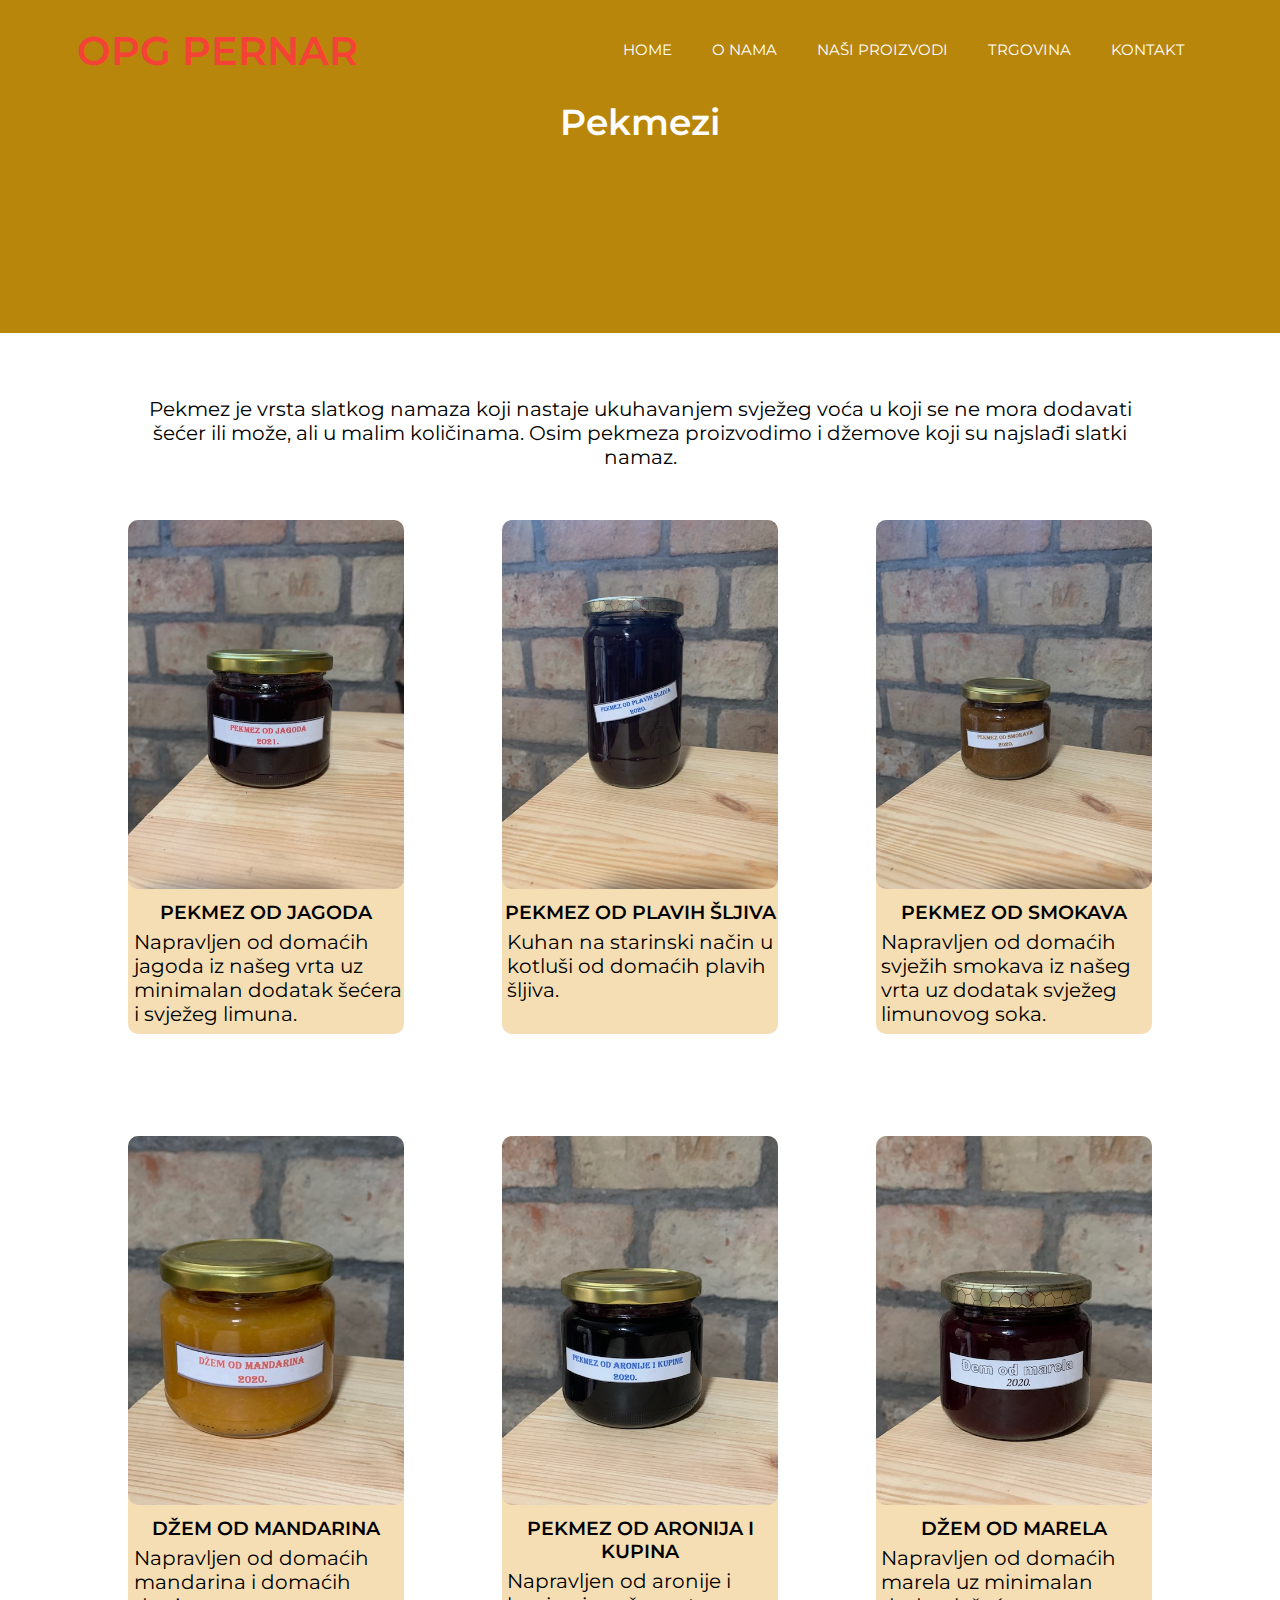
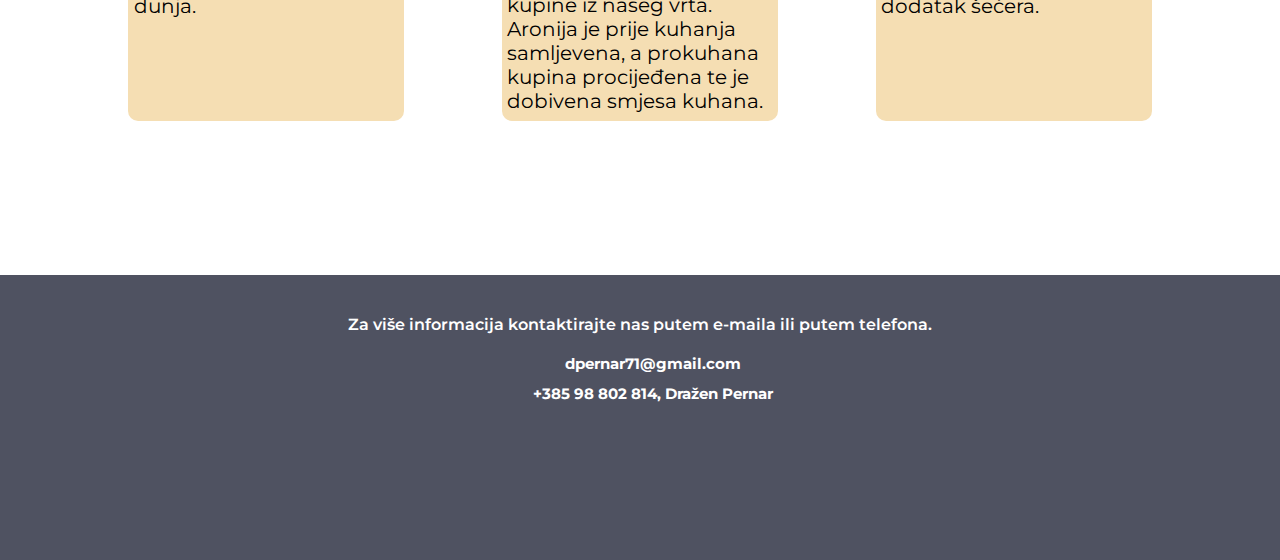
<file: prodet/dzemovi.html>
<!DOCTYPE html>
<html>
   <head>
     <meta charset="UTF-8">
     <meta name="viewport" content="width=device-width, initial-scale=1.0">
     <title>OPG Pernar</title>
     <link rel="stylesheet" href="style.css">
     <link rel="preconnect" href="https://fonts.gstatic.com">
     <link href="https://fonts.googleapis.com/css2?family=Montserrat:wght@300&display=swap" rel="stylesheet">
     <link rel="stylesheet" href="https://use.fontawesome.com/releases/v5.7.0/css/all.css" integrity="sha384-lZN37f5QGtY3VHgisS14W3ExzMWZxybE1SJSEsQp9S+oqd12jhcu+A56Ebc1zFSJ" crossorigin="anonymous">
   </head> 
   <body>
      <section class="sub-header">
         <nav>
            <h1>OPG PERNAR</h1>
            <div class="nav-links">
               <ul>
                  <li><a href ="index.html">HOME</a></li>
                  <li><a href ="onama.html">O NAMA</a></li>
                  <li><a href="">NAŠI PROIZVODI</a>
                     <div class="sub-menu-1">
                        <ul>
                           <li><a href="pekmezi.html">PEKMEZI</a></li>
                           <li><a href="sirupi.html">SIRUPI</a></li>
                           <li><a href="rakija.html">RAKIJA I LIKERI</a></li>
                           <li><a href="voceipovrce.html">VOĆE I POVRĆE</a></li>
                        </ul>
                     </div>
                  </li>
                  <li><a href ="trgovina.html">TRGOVINA</a></li>
                  <li><a href ="kontakt.html">KONTAKT</a></li>
               </ul>

            </div>
         
         </nav>
         <h1>Pekmezi</h1>

      </section>

      <section class="proizvodi">
         <p>Pekmez je vrsta slatkog namaza koji nastaje ukuhavanjem svježeg voća u koji se ne mora dodavati šećer ili može, ali u malim količinama. 
            Osim pekmeza proizvodimo i džemove koji su najslađi slatki namaz.</p>
         <div class="row">
            <div class="columns">
               <img src="images11/pekmez_od_jagoda.jpg">
               <h3>PEKMEZ OD JAGODA</h3>
               <p>Napravljen od domaćih jagoda iz našeg vrta uz minimalan dodatak šećera i svježeg limuna.</p>
            </div>
            <div class="columns">
               <img src="images11/pekmez_od_plavih_šljiva.jpg">
               <h3>PEKMEZ OD PLAVIH ŠLJIVA</h3>
               <p>Kuhan na starinski način u kotluši od domaćih plavih šljiva.</p>
            </div>
            <div class="columns">
               <img src="images11/pekmez_od_smokava.jpg">
               <h3>PEKMEZ OD SMOKAVA</h3>
               <p>Napravljen od domaćih svježih smokava iz našeg vrta uz dodatak svježeg limunovog soka.</p>
            </div>
         </div>
         <div class="row">
            <div class="columns">
               <img src="images11/džem_od_mandarina.jpg">
               <h3>DŽEM OD MANDARINA</h3>
               <p>Napravljen od domaćih mandarina i domaćih dunja.</p>
            </div>
            <div class="columns">
               <img src="images11/pekmez_od_aronijeikupine.jpg">
               <h3>PEKMEZ OD ARONIJA I KUPINA</h3>
               <p>Napravljen od aronije i kupine iz našeg vrta. Aronija je prije kuhanja samljevena, 
                  a prokuhana kupina procijeđena te je dobivena smjesa kuhana.  </p>
            </div>
            <div class="columns">
               <img src="images11/džem_od_marela.jpg">
               <h3>DŽEM OD MARELA</h3>
               <p>Napravljen od domaćih marela uz minimalan dodatak šećera.</p>
            </div>
         </div>
      </section>
      <footer class="footer">
         <div class="contact-row">
         <h4>Za više informacija kontaktirajte nas putem e-maila ili putem telefona. </h4>
         <div>
            <i class="fa fa-envelope"></i>
               <h5>dpernar71@gmail.com</h5>
         </div>
         <div>
            <i class="fa fa-phone"></i>
            <h5>+385 98 802 814, Dražen Pernar</h5> 
         </div>
      </div>
      </footer>
   </body>
</html>
</file>
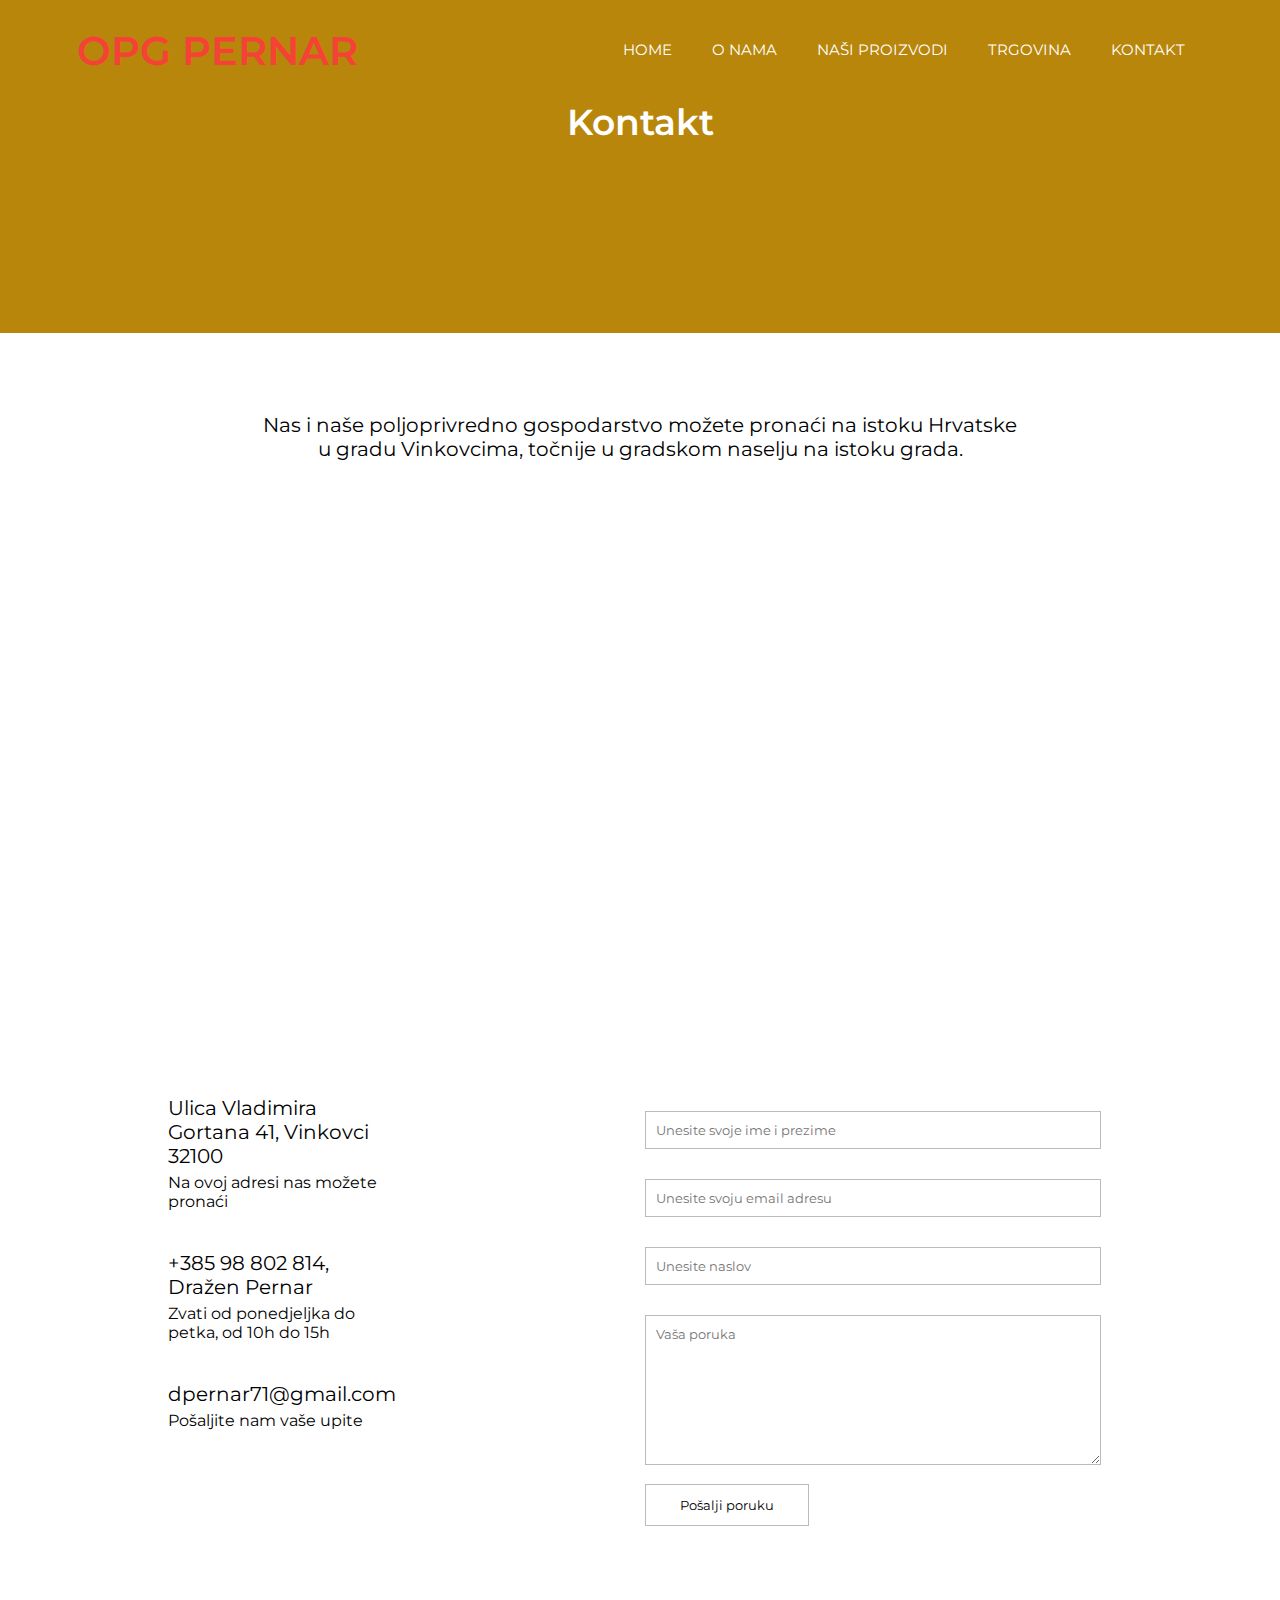
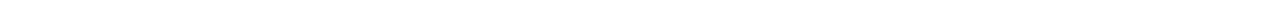
<file: prodet/kontakt.html>
<!DOCTYPE html>
<html>
   <head>
     <meta charset="UTF-8">
     <meta name="viewport" content="width=device-width, initial-scale=1.0">
     <title>OPG Pernar</title>
     <link rel="stylesheet" href="style.css">
     <link rel="preconnect" href="https://fonts.gstatic.com">
     <link href="https://fonts.googleapis.com/css2?family=Montserrat:wght@300&display=swap" rel="stylesheet">
     <link rel="stylesheet" href="https://use.fontawesome.com/releases/v5.7.0/css/all.css" integrity="sha384-lZN37f5QGtY3VHgisS14W3ExzMWZxybE1SJSEsQp9S+oqd12jhcu+A56Ebc1zFSJ" crossorigin="anonymous">
   </head> 
   <body>
      <section class="sub-header">
         <nav>
            <h1>OPG PERNAR</h1>
            <div class="nav-links">
               <ul>
                  <li><a href ="index.html">HOME</a></li>
                  <li><a href ="onama.html">O NAMA</a></li>
                  <li><a href ="">NAŠI PROIZVODI</a>
                     <div class="sub-menu-1">
                        <ul>
                           <li><a href="pekmezi.html">PEKMEZI</a></li>
                           <li><a href="sirupi.html">SIRUPI</a></li>
                           <li><a href="rakija.html">RAKIJA I LIKERI</a></li>
                           <li><a href="voceipovrce.html">VOĆE I POVRĆE</a></li>
                        </ul>
                     </div>
                  </li>
                  <li><a href ="trgovina.html">TRGOVINA</a></li>
                  <li><a href ="kontakt.html">KONTAKT</a></li>
               </ul>
            </div>
         </nav>
         <h1>Kontakt</h1>

      </section>
      <section class="location">
         <p>Nas i naše poljoprivredno gospodarstvo možete pronaći na istoku Hrvatske u gradu Vinkovcima,
             točnije u gradskom naselju na istoku grada.</p>
         <iframe src="https://www.google.com/maps/embed?pb=!1m14!1m8!1m3!1d783514.5631364732!2d18.14732829883236!3d45.296581806344804!3m2!1i1024!2i768!4f13.1!3m3!1m2!1s0x475c8a8883c30259%3A0x400ad50862bceb0!2sVinkovci!5e0!3m2!1shr!2shr!4v1623925978439!5
         m2!1shr!2shr" width="600" height="450" style="border:0;" allowfullscreen="" loading="lazy"></iframe>

      </section>
      <section class="contact-us">
         <div class="row">
            <div class="contact-col">
               <div>
                  <i class="fa fa-home"></i>
                  
                  <span>
                     <h5>Ulica Vladimira Gortana 41, Vinkovci 32100</h5>
                     <p>Na ovoj adresi nas možete pronaći</p>
                  </span>
               </div>
               <div>
                  <i class="fa fa-phone"></i>
                  <span>
                     <h5>+385 98 802 814, Dražen Pernar</h5>
                     <p>Zvati od ponedjeljka do petka, od 10h do 15h</p>
                  </span>
               </div>
               <div>
                  <i class="fa fa-envelope"></i>
                  <span>
                     <h5>dpernar71@gmail.com</h5>
                     <p>Pošaljite nam vaše upite</p>
                  </span>
               </div>
            </div>
            <div class="contact-col"></div>
                <form class="send-form" action="form-handler.php" method="POST">
                   <input type="text" name="name" placeholder="Unesite svoje ime i prezime" required>
                   <input type="email" name="email" placeholder="Unesite svoju email adresu" required>
                   <input type="text" name="subject" placeholder="Unesite naslov" required>
                   <textarea rows="8" name="message" placeholder="Vaša poruka"required></textarea>
                   <button type="submit" class="send-btn">Pošalji poruku</button>
                </form>
         </div>
      </section>

   </body>
</html>
</file>
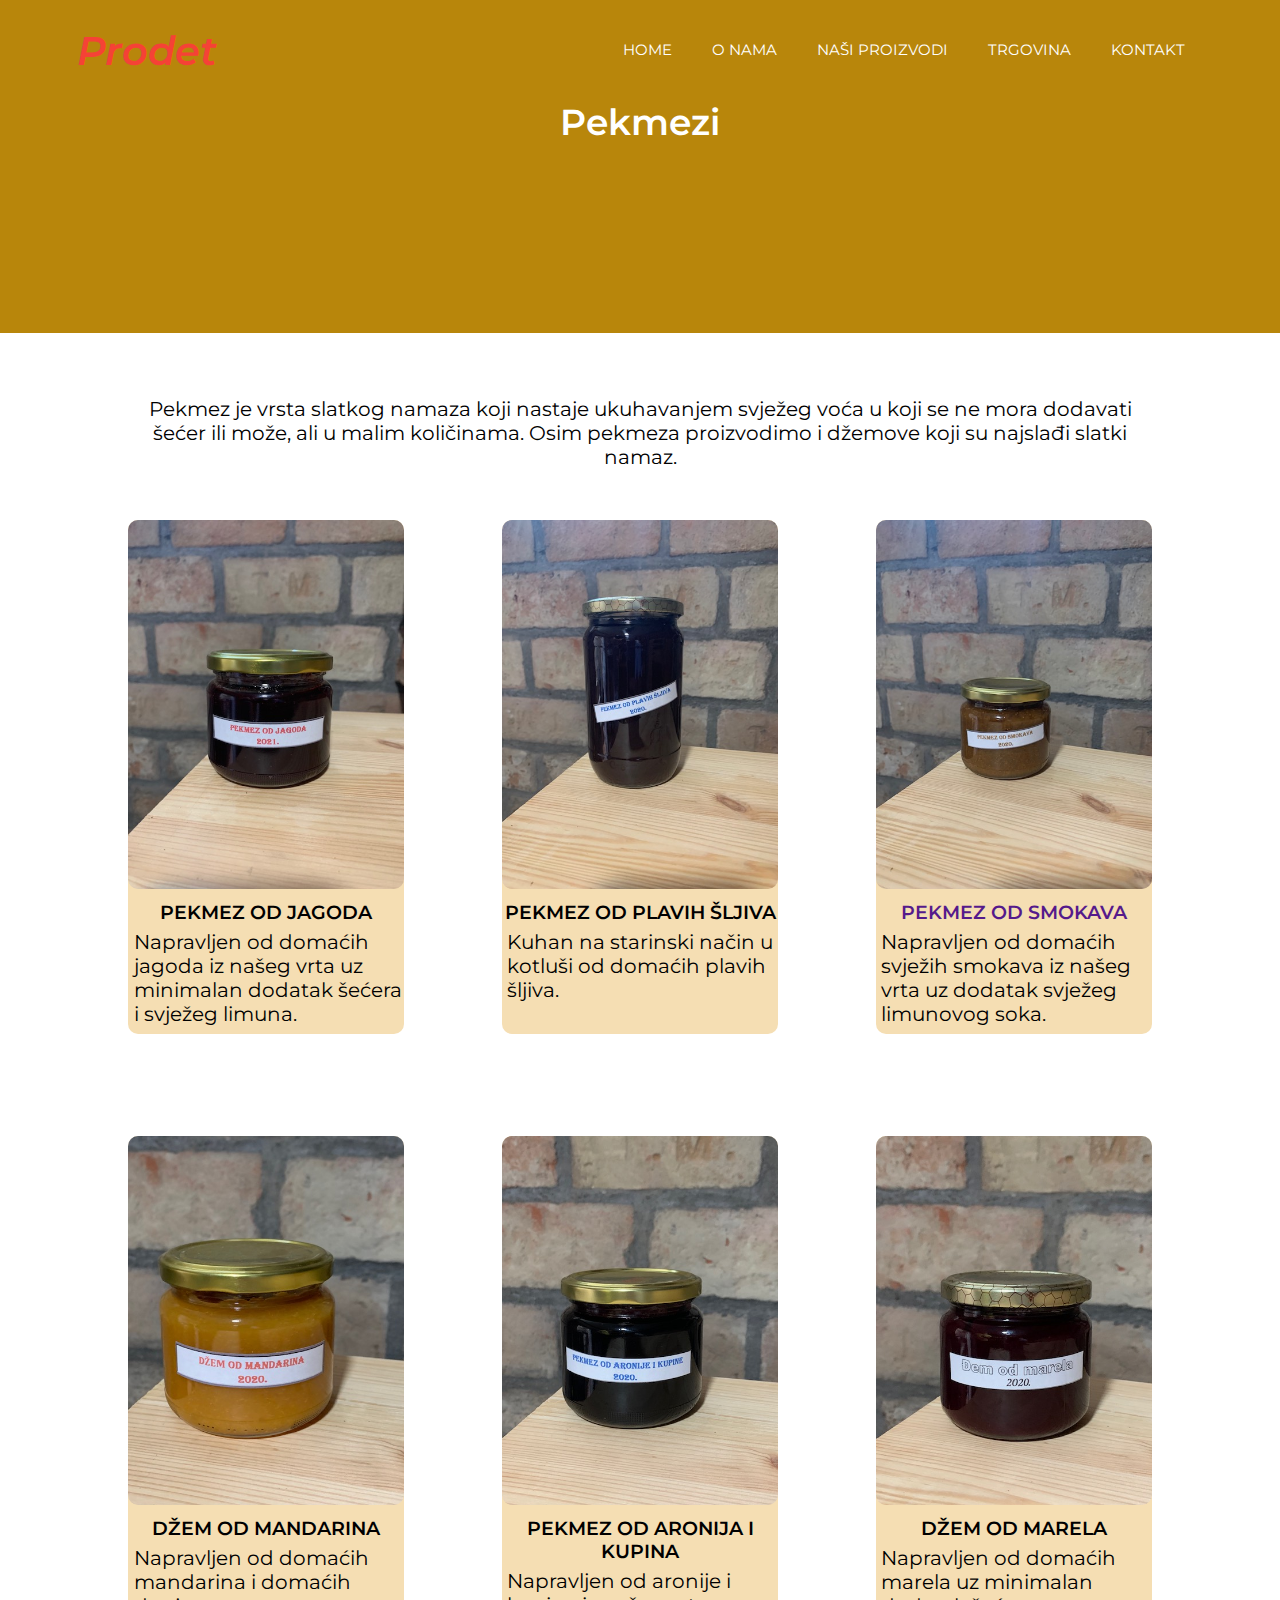
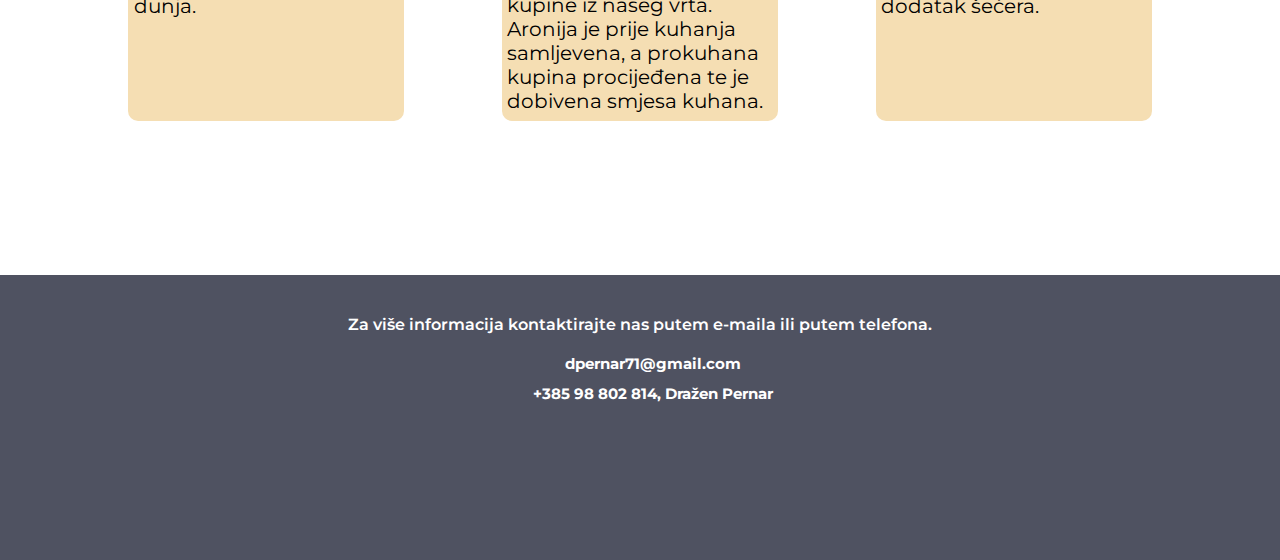
<file: prodet/pekmezi.html>
<!DOCTYPE html>
<html>
   <head>
     <meta charset="UTF-8">
     <meta name="viewport" content="width=device-width, initial-scale=1.0">
     <title>Prodet d.o.o</title>
     <link rel="stylesheet" href="style.css">
     <link rel="preconnect" href="https://fonts.gstatic.com">
     <link href="https://fonts.googleapis.com/css2?family=Montserrat:wght@300&display=swap" rel="stylesheet">
     <link rel="stylesheet" href="https://use.fontawesome.com/releases/v5.7.0/css/all.css" integrity="sha384-lZN37f5QGtY3VHgisS14W3ExzMWZxybE1SJSEsQp9S+oqd12jhcu+A56Ebc1zFSJ" crossorigin="anonymous">
   </head> 
   <body>
      <section class="sub-header">
         <nav>
            <h1><i>Prodet</i></h1>
            <div class="nav-links">
               <ul>
                  <li><a href ="index.html">HOME</a></li>
                  <li><a href ="onama.html">O NAMA</a></li>
                  <li><a href="">NAŠI PROIZVODI</a>
                     <div class="sub-menu-1">
                        <ul>
                           <li><a href="dzemovi.html">PEKMEZI</a></li>
                           <li><a href="sirupi.html">SIRUPI</a></li>
                           <li><a href="rakija.html">RAKIJA I LIKERI</a></li>
                           <li><a href="voceipovrce.html">VOĆE I POVRĆE</a></li>
                        </ul>
                     </div>
                  </li>
                  <li><a href ="trgovina.html">TRGOVINA</a></li>
                  <li><a href ="kontakt.html">KONTAKT</a></li>
               </ul>

            </div>
         
         </nav>
         <h1>Pekmezi</h1>

      </section>

      <section class="proizvodi">
         <p>Pekmez je vrsta slatkog namaza koji nastaje ukuhavanjem svježeg voća u koji se ne mora dodavati šećer ili može, ali u malim količinama. 
            Osim pekmeza proizvodimo i džemove koji su najslađi slatki namaz.</p>
         <div class="row">
            <div class="columns">
               <img src="images11/pekmez_od_jagoda.jpg">
               <h3>PEKMEZ OD JAGODA</h3>
               <p>Napravljen od domaćih jagoda iz našeg vrta uz minimalan dodatak šećera i svježeg limuna.</p>
            </div>
            <div class="columns">
               <img src="images11/pekmez_od_plavih_šljiva.jpg">
               <h3>PEKMEZ OD PLAVIH ŠLJIVA</h3>
               <p>Kuhan na starinski način u kotluši od domaćih plavih šljiva.</p>
            </div>
               <div class="columns">
                  <a href="">
                  <img src="images11/pekmez_od_smokava.jpg">
                  <h3>PEKMEZ OD SMOKAVA</h3>
                  <p>Napravljen od domaćih svježih smokava iz našeg vrta uz dodatak svježeg limunovog soka.</p>
               </a>
               </div>
         </div>
         <div class="row">
            <div class="columns">
               <img src="images11/džem_od_mandarina.jpg">
               <h3>DŽEM OD MANDARINA</h3>
               <p>Napravljen od domaćih mandarina i domaćih dunja.</p>
            </div>
            <div class="columns">
               <img src="images11/pekmez_od_aronijeikupine.jpg">
               <h3>PEKMEZ OD ARONIJA I KUPINA</h3>
               <p>Napravljen od aronije i kupine iz našeg vrta. Aronija je prije kuhanja samljevena, 
                  a prokuhana kupina procijeđena te je dobivena smjesa kuhana.  </p>
            </div>
            <div class="columns">
               <img src="images11/džem_od_marela.jpg">
               <h3>DŽEM OD MARELA</h3>
               <p>Napravljen od domaćih marela uz minimalan dodatak šećera.</p>
            </div>
         </div>
      </section>
      <footer class="footer">
         <div class="contact-row">
         <h4>Za više informacija kontaktirajte nas putem e-maila ili putem telefona. </h4>
         <div>
            <i class="fa fa-envelope"></i>
               <h5>dpernar71@gmail.com</h5>
         </div>
         <div>
            <i class="fa fa-phone"></i>
            <h5>+385 98 802 814, Dražen Pernar</h5> 
         </div>
      </div>
      </footer>
   </body>
</html>
</file>
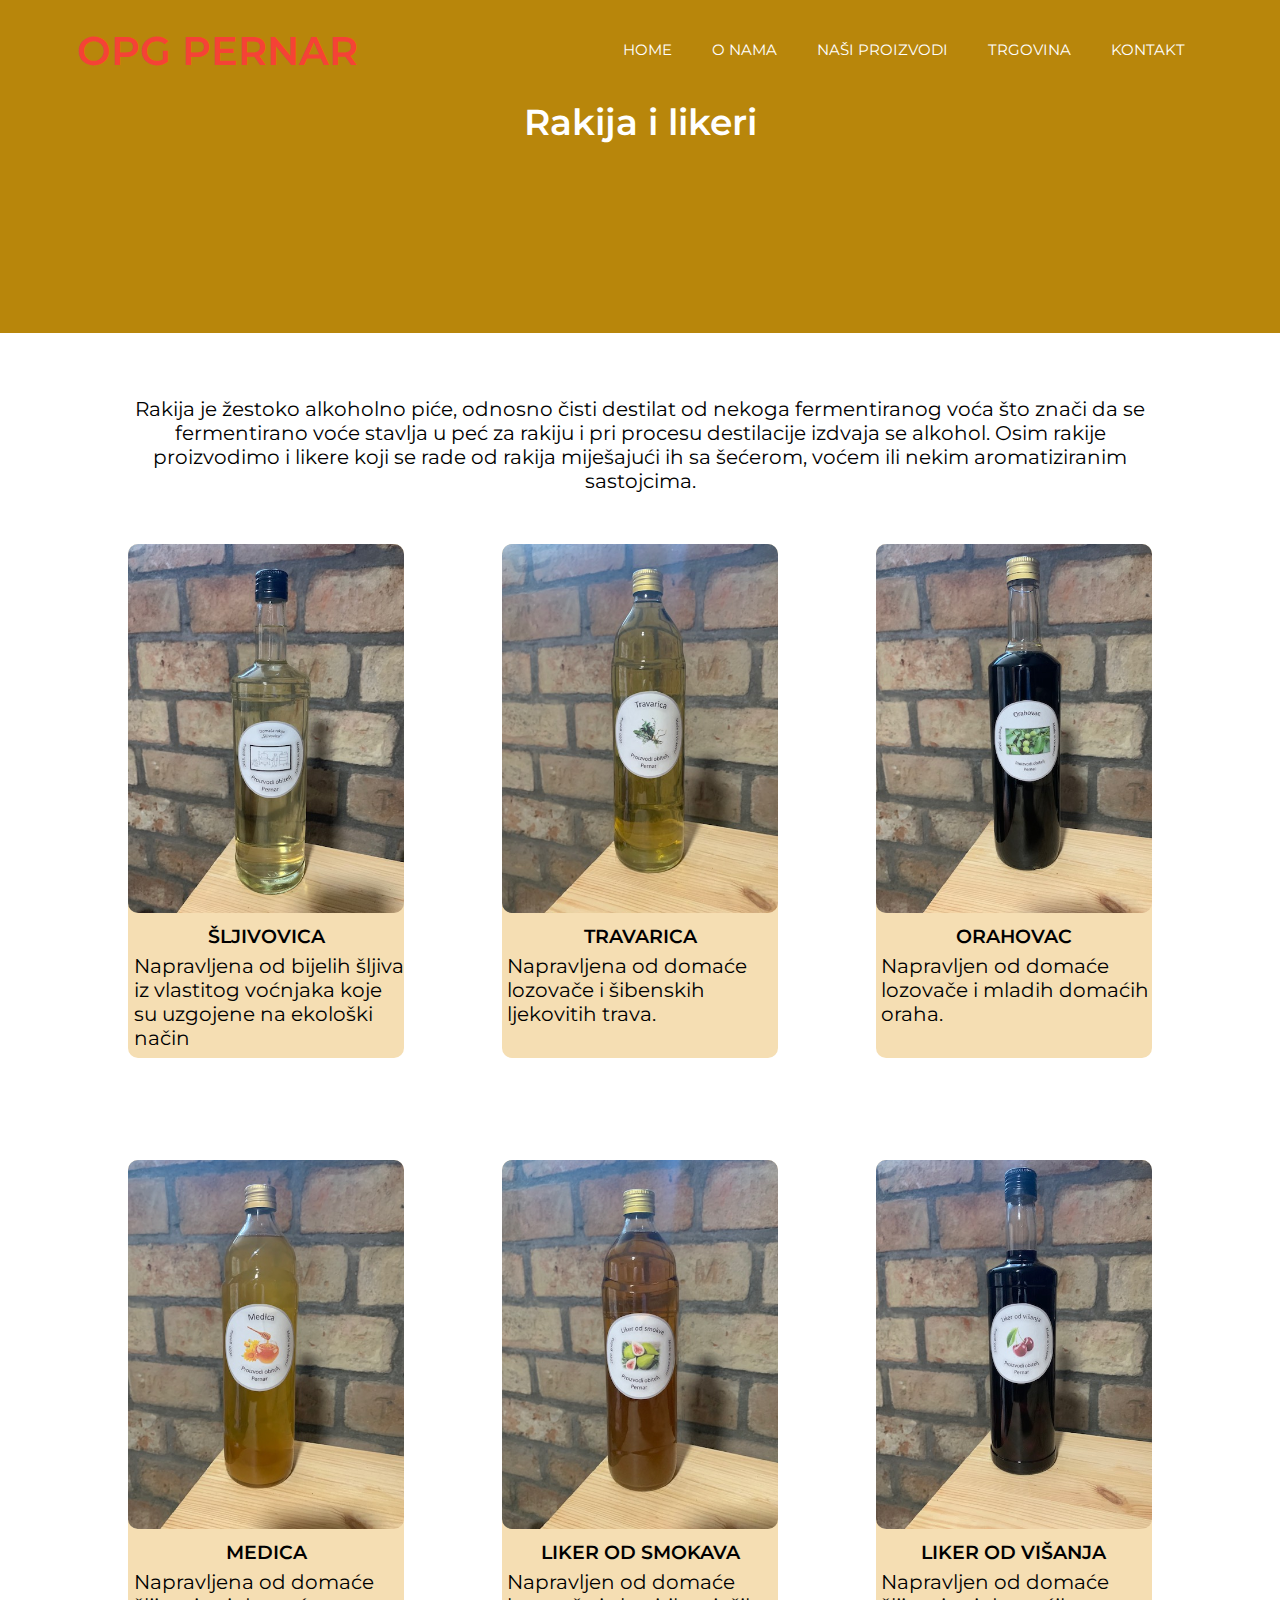
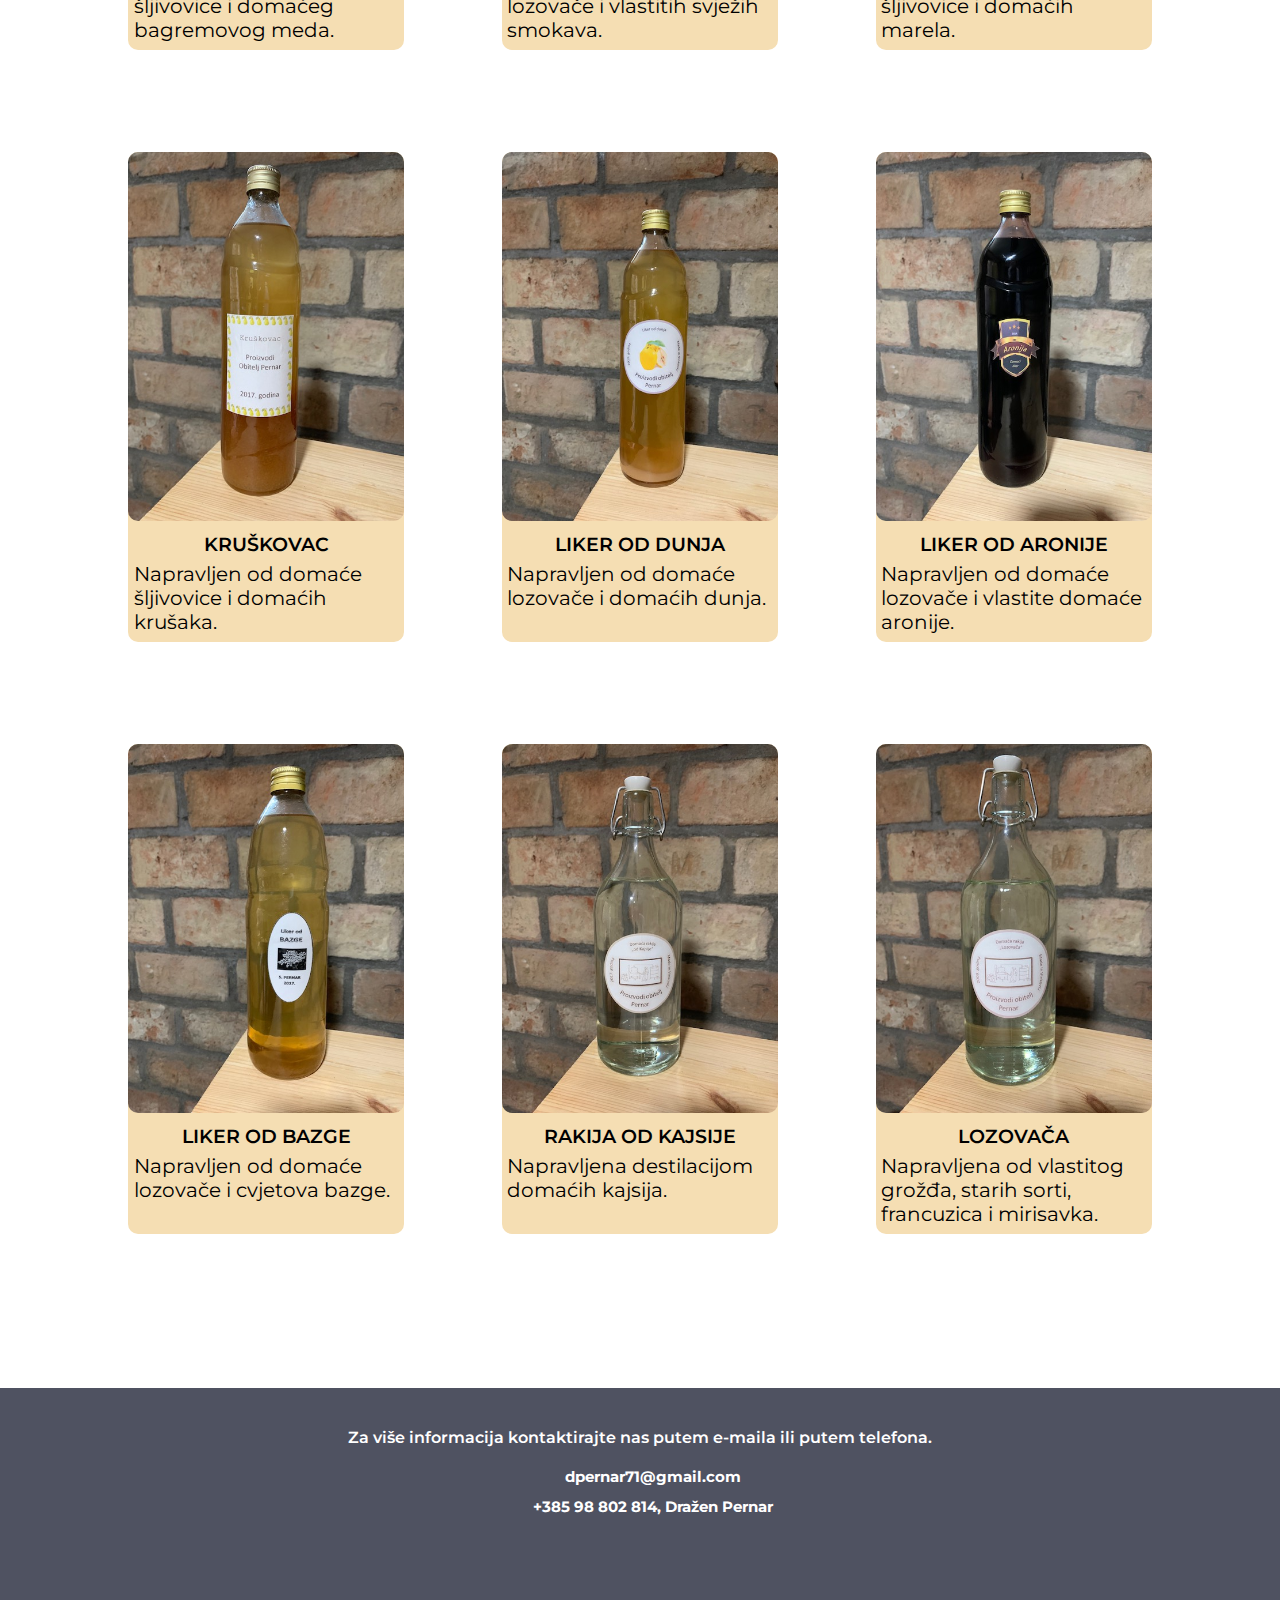
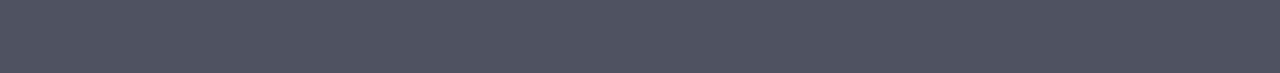
<file: prodet/rakija.html>
<!DOCTYPE html>
<html>
   <head>
     <meta charset="UTF-8">
     <meta name="viewport" content="width=device-width, initial-scale=1.0">
     <title>OPG Pernar</title>
     <link rel="stylesheet" href="style.css">
     <link rel="preconnect" href="https://fonts.gstatic.com">
     <link href="https://fonts.googleapis.com/css2?family=Montserrat:wght@300&display=swap" rel="stylesheet">
     <link rel="stylesheet" href="https://use.fontawesome.com/releases/v5.7.0/css/all.css" integrity="sha384-lZN37f5QGtY3VHgisS14W3ExzMWZxybE1SJSEsQp9S+oqd12jhcu+A56Ebc1zFSJ" crossorigin="anonymous">
   </head> 
   <body>
      <section class="sub-header">
         <nav>
            <h1>OPG PERNAR</h1>
            <div class="nav-links">
               <ul>
                  <li><a href ="index.html">HOME</a></li>
                  <li><a href ="onama.html">O NAMA</a></li>
                  <li><a href="">NAŠI PROIZVODI</a>
                     <div class="sub-menu-1">
                        <ul>
                           <li><a href="pekmezi.html">PEKMEZI</a></li>
                           <li><a href="sirupi.html">SIRUPI</a></li>
                           <li><a href="rakija.html">RAKIJA I LIKERI</a></li>
                           <li><a href="voceipovrce.html">VOĆE I POVRĆE</a></li>
                        </ul>
                     </div>
                  </li>
                  <li><a href ="trgovina.html">TRGOVINA</a></li>
                  <li><a href ="kontakt.html">KONTAKT</a></li>
               </ul>

            </div>
         
         </nav>
         <h1>Rakija i likeri</h1>

      </section>
      <section class="proizvodi">
         <p>Rakija je žestoko alkoholno piće, odnosno čisti destilat od nekoga fermentiranog voća 
            što znači da se fermentirano voće stavlja u peć za rakiju i pri procesu destilacije izdvaja se alkohol.
            Osim rakije proizvodimo i likere koji se rade od rakija  miješajući ih sa šećerom, voćem ili nekim aromatiziranim sastojcima. </p>
         <div class="row">
            <div class="columns">     
               <img src="images11/šljivovica.jpg">
               <h3>ŠLJIVOVICA</h3>
               <p>Napravljena od bijelih šljiva iz vlastitog voćnjaka koje su uzgojene na ekološki način</p>
            </div>
            <div class="columns">
               <img src="images11/travarica.jpg">
               <h3>TRAVARICA</h3>
               <p>Napravljena od domaće lozovače i šibenskih ljekovitih trava.</p>
            </div>
            <div class="columns">
               <img src="images11/orahovac.jpg">
               <h3>ORAHOVAC</h3>
               <p>Napravljen od domaće lozovače i mladih domaćih oraha.</p>
            </div>
         </div>
         <div class="row">
            <div class="columns">
               <img src="images11/medica.jpg">
               <h3>MEDICA</h3>
               <p>Napravljena od domaće šljivovice i domaćeg bagremovog meda.</p>
            </div>
            <div class="columns">
               <img src="images11/liker_od_smokava.jpg">
               <h3>LIKER OD SMOKAVA</h3>
               <p>Napravljen od domaće lozovače i vlastitih svježih smokava.</p>
            </div>
            <div class="columns">
               <img src="images11/liker_od_višanja.jpg">
               <h3>LIKER OD VIŠANJA</h3>
               <p>Napravljen od domaće šljivovice i domaćih marela.</p>
            </div>
         </div>
         <div class="row">
            <div class="columns">     
               <img src="images11/kruškovac.jpg">
               <h3>KRUŠKOVAC</h3>
               <p>Napravljen od domaće šljivovice i domaćih krušaka.</p>
            </div>
            <div class="columns">
               <img src="images11/liker_od_dunja.jpg">
               <h3>LIKER OD DUNJA</h3>
               <p>Napravljen od domaće lozovače i domaćih dunja.</p>
            </div>
            <div class="columns">     
               <img src="images11/liker_od_aronije.jpg">
               <h3>LIKER OD ARONIJE</h3>
               <p>Napravljen od domaće lozovače i vlastite domaće aronije.</p>
            </div>        
         </div>
         <div class="row">
            <div class="columns">     
               <img src="images11/liker_od_bazge.jpg">
               <h3>LIKER OD BAZGE</h3>
               <p>Napravljen od domaće lozovače i cvjetova bazge.</p>
            </div>
            <div class="columns">
               <img src="images11/rakija_od_kajsije.jpg">
               <h3>RAKIJA OD KAJSIJE</h3>
               <p>Napravljena destilacijom domaćih kajsija.</p>
            </div>
            <div class="columns">     
               <img src="images11/lozovača.jpg">
               <h3>LOZOVAČA</h3>
               <p>Napravljena od vlastitog grožđa, starih sorti, francuzica i mirisavka.</p>
            </div>        
         </div>

      </section>
      <footer class="footer">
         <div class="contact-row">
         <h4>Za više informacija kontaktirajte nas putem e-maila ili putem telefona. </h4>
         <div>
            <i class="fa fa-envelope"></i>
               <h5>dpernar71@gmail.com</h5>
         </div>
         <div>
            <i class="fa fa-phone"></i>
            <h5>+385 98 802 814, Dražen Pernar</h5> 
         </div>
      </div>
      </footer>

   </body>
</html>
</file>
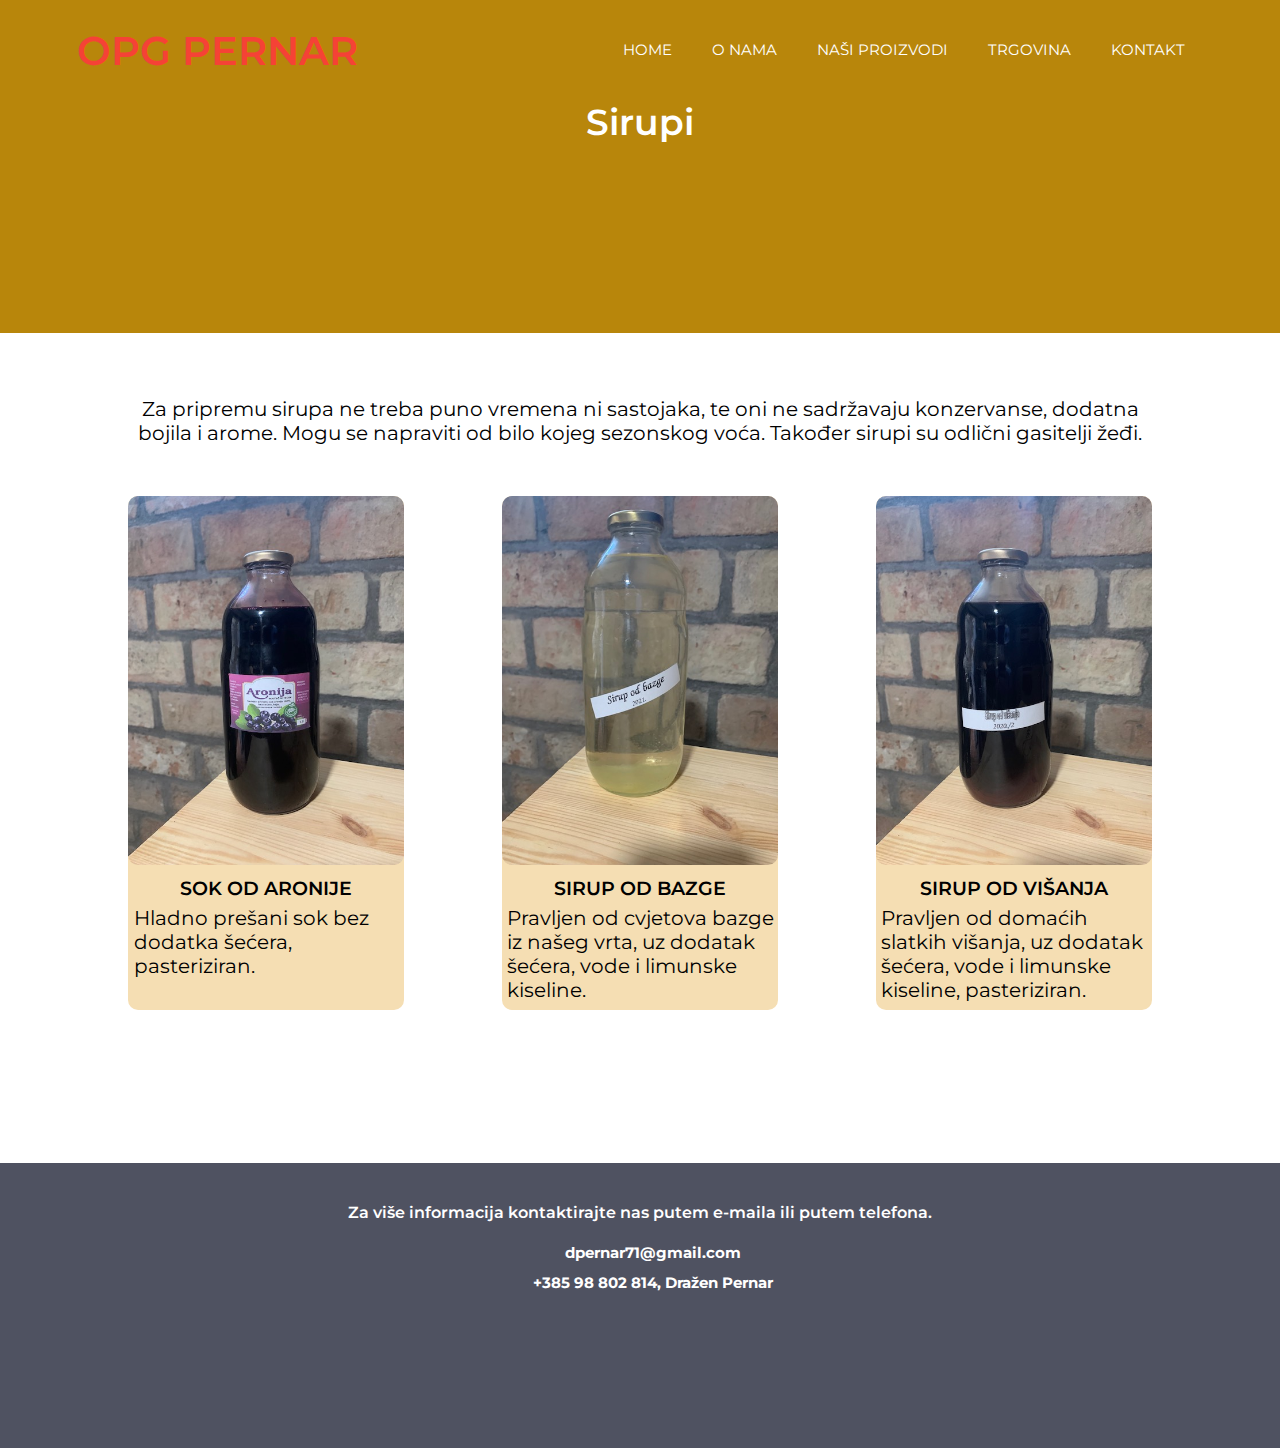
<file: prodet/sirupi.html>
<!DOCTYPE html>
<html>
   <head>
     <meta charset="UTF-8">
     <meta name="viewport" content="width=device-width, initial-scale=1.0">
     <title>OPG Pernar</title>
     <link rel="stylesheet" href="style.css">
     <link rel="preconnect" href="https://fonts.gstatic.com">
     <link href="https://fonts.googleapis.com/css2?family=Montserrat:wght@300&display=swap" rel="stylesheet">
     <link rel="stylesheet" href="https://use.fontawesome.com/releases/v5.7.0/css/all.css" integrity="sha384-lZN37f5QGtY3VHgisS14W3ExzMWZxybE1SJSEsQp9S+oqd12jhcu+A56Ebc1zFSJ" crossorigin="anonymous">
   </head> 
   <body>
      <section class="sub-header">
         <nav>
            <h1>OPG PERNAR</h1>
            <div class="nav-links">
               <ul>
                  <li><a href ="index.html">HOME</a></li>
                  <li><a href ="onama.html">O NAMA</a></li>
                  <li><a href="">NAŠI PROIZVODI</a>
                     <div class="sub-menu-1">
                        <ul>
                           <li><a href="pekmezi.html">PEKMEZI</a></li>
                           <li><a href="sirupi.html">SIRUPI</a></li>
                           <li><a href="rakija.html">RAKIJA I LIKERI</a></li>
                           <li><a href="voceipovrce.html">VOĆE I POVRĆE</a></li>
                        </ul>
                     </div>
                  </li>
                  <li><a href ="trgovina.html">TRGOVINA</a></li>
                  <li><a href ="kontakt.html">KONTAKT</a></li>
               </ul>

            </div>
         
         </nav>
         <h1>Sirupi</h1>

      </section>
      <section class="proizvodi">
         <p>Za pripremu sirupa ne treba puno vremena ni sastojaka, te oni ne sadržavaju konzervanse, dodatna bojila i arome. 
            Mogu se napraviti od bilo kojeg sezonskog voća. Također sirupi su odlični gasitelji žeđi.</p>
         <div class="row">
            <div class="columns">
               <img src="images11/sirup_od_aronije.jpg">
               <h3>SOK OD ARONIJE</h3>
               <p>Hladno prešani sok bez dodatka šećera, pasteriziran.</p>
            </div>
            <div class="columns">
               <img src="images11/sirup_od_bazge.jpg">
               <h3>SIRUP OD BAZGE</h3>
               <p>Pravljen od cvjetova bazge iz našeg vrta, uz dodatak šećera, vode i limunske kiseline.</p>
            </div>
            <div class="columns">
               <img src="images11/sirup_od_višnje.jpg">
               <h3>SIRUP OD VIŠANJA</h3>
               <p>Pravljen od domaćih slatkih višanja, uz dodatak šećera, vode i limunske kiseline, pasteriziran.</p>
            </div>
         </div>

      </section>
      <footer class="footer">
         <div class="contact-row">
         <h4>Za više informacija kontaktirajte nas putem e-maila ili putem telefona. </h4>
         <div>
            <i class="fa fa-envelope"></i>
               <h5>dpernar71@gmail.com</h5>
         </div>
         <div>
            <i class="fa fa-phone"></i>
            <h5>+385 98 802 814, Dražen Pernar</h5> 
         </div>
      </div>
      </footer>
   </body>
</html>
</file>
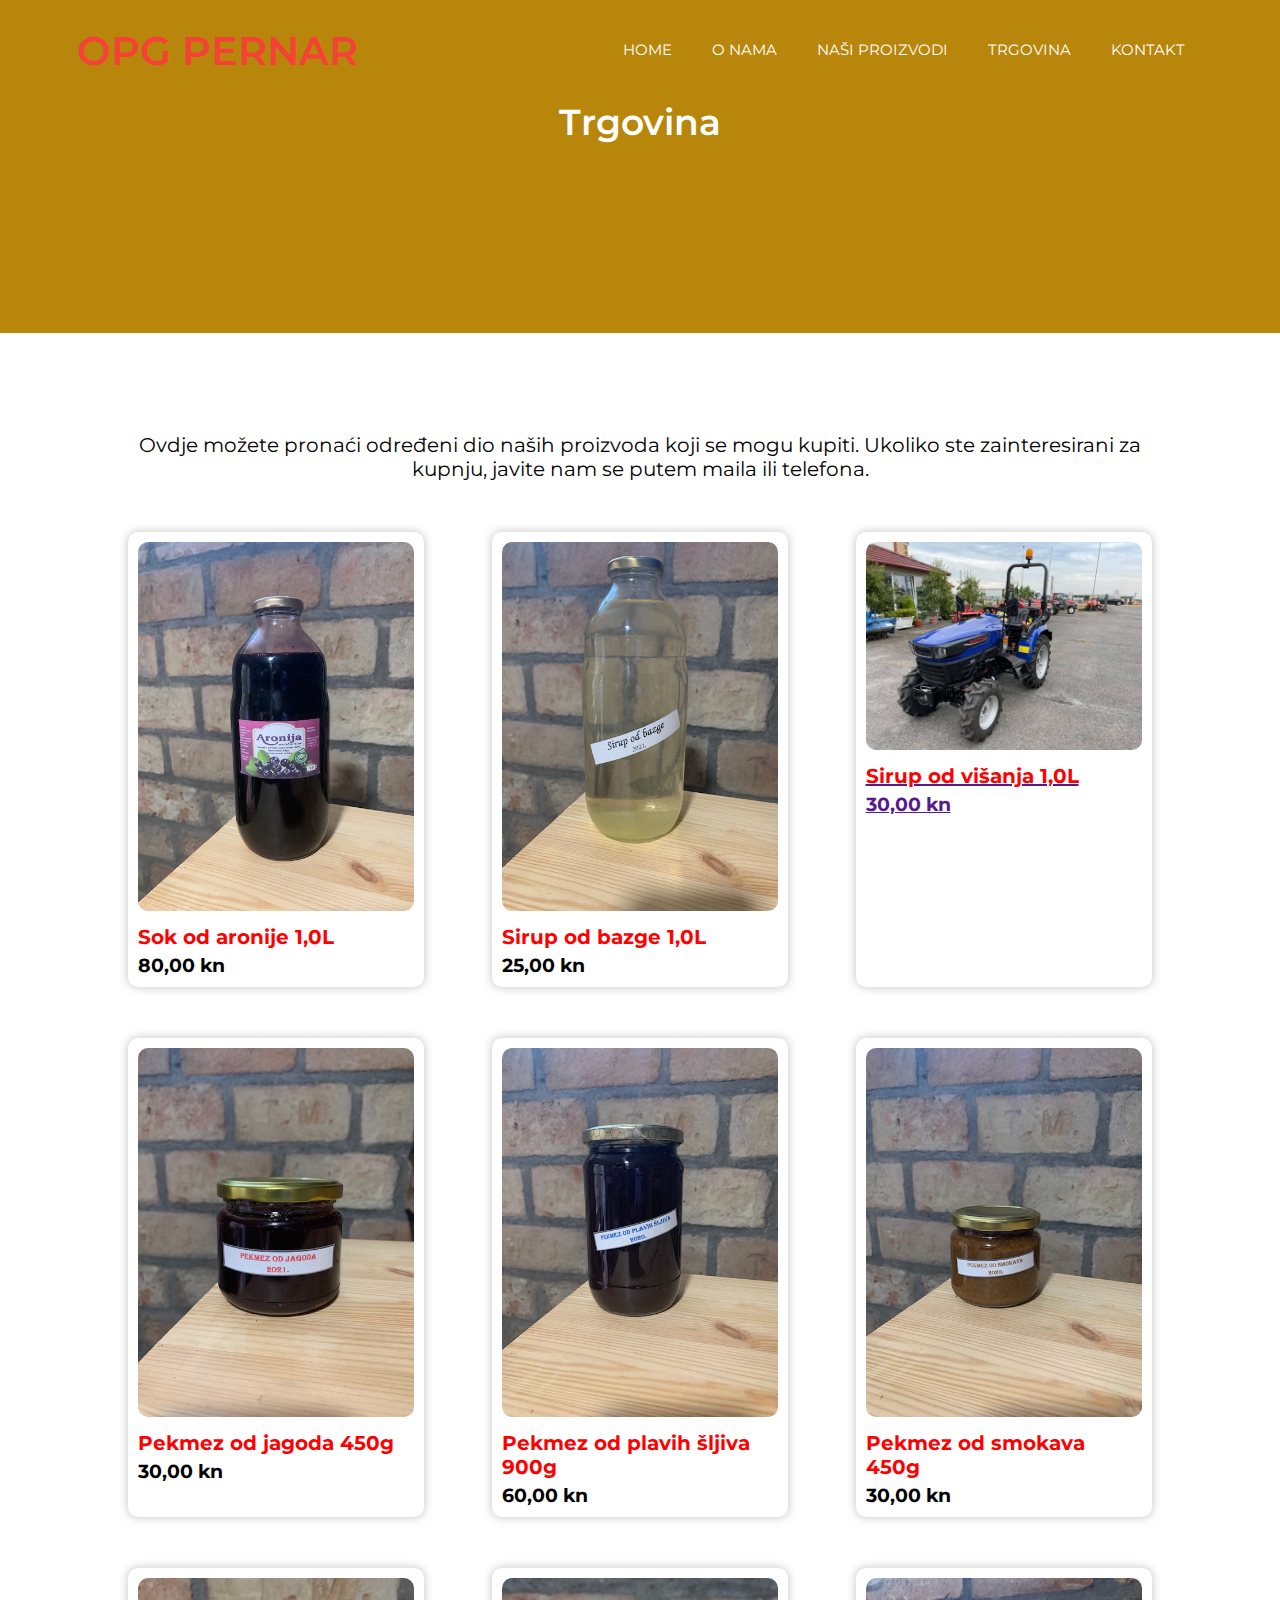
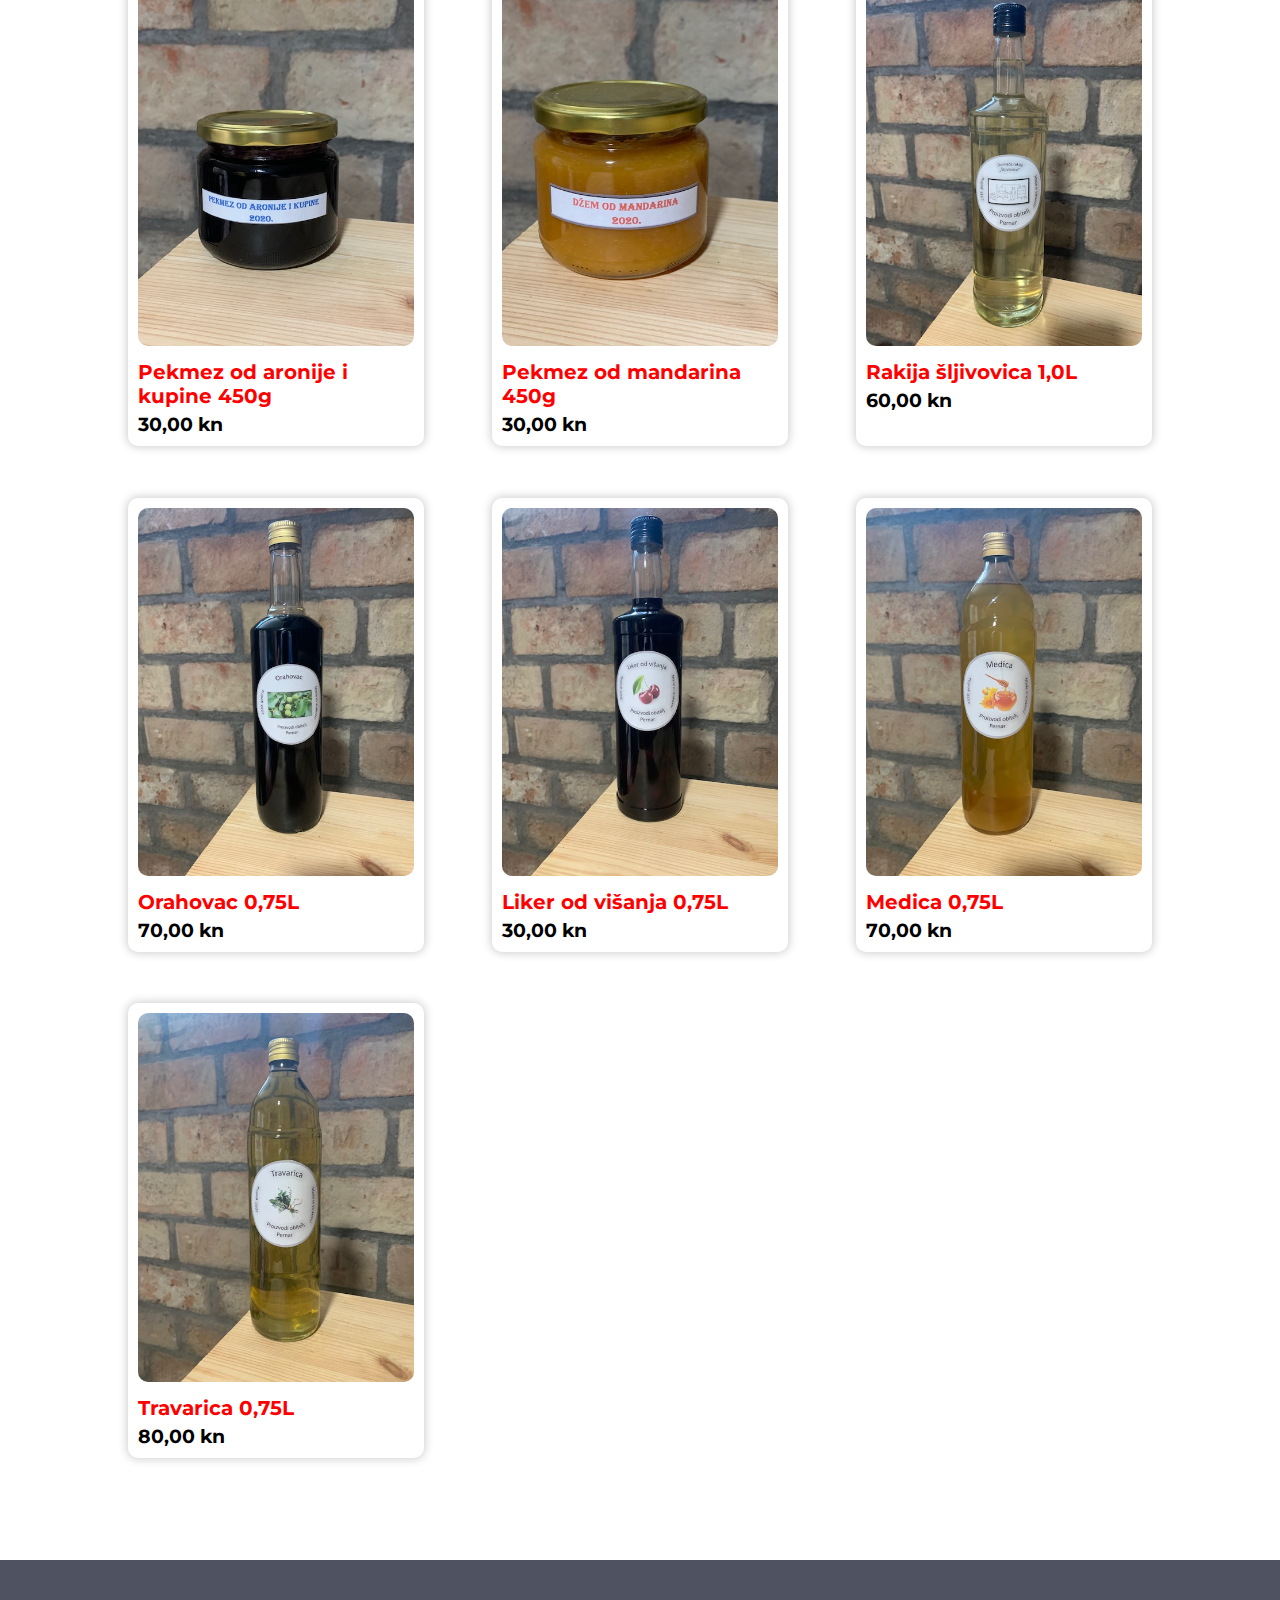
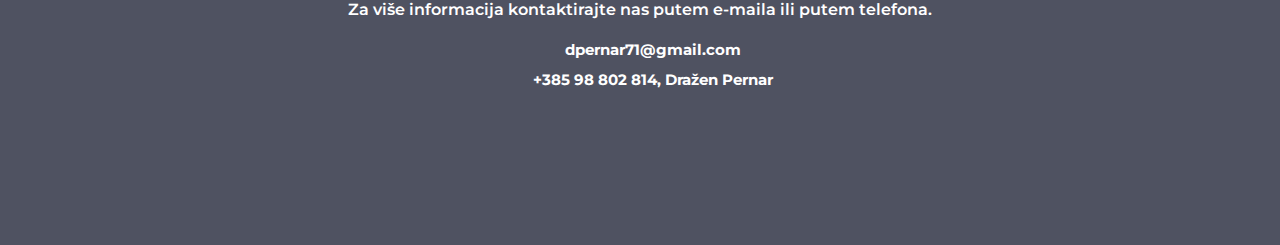
<file: prodet/trgovina.html>
<!DOCTYPE html>
<html>
   <head>
     <meta charset="UTF-8">
     <meta name="viewport" content="width=device-width, initial-scale=1.0">
     <title>Prodet d.o.o</title>
     <link rel="stylesheet" href="style.css">
     <link rel="preconnect" href="https://fonts.gstatic.com">
     <link href="https://fonts.googleapis.com/css2?family=Montserrat:wght@300&display=swap" rel="stylesheet">
     <link rel="stylesheet" href="https://use.fontawesome.com/releases/v5.7.0/css/all.css" integrity="sha384-lZN37f5QGtY3VHgisS14W3ExzMWZxybE1SJSEsQp9S+oqd12jhcu+A56Ebc1zFSJ" crossorigin="anonymous">
   </head> 
   <body>
      <section class="sub-header">
         <nav>
            <h1>OPG PERNAR</h1>
            <div class="nav-links">
               <ul>
                  <li><a href ="index.html">HOME</a></li>
                  <li><a href ="onama.html">O NAMA</a></li>
                  <li><a href="">NAŠI PROIZVODI</a>
                     <div class="sub-menu-1">
                        <ul>
                           <li><a href="pekmezi.html">PEKMEZI</a></li>
                           <li><a href="sirupi.html">SIRUPI</a></li>
                           <li><a href="rakija.html">RAKIJA I LIKERI</a></li>
                           <li><a href="voceipovrce.html">VOĆE I POVRĆE</a></li>
                        </ul>
                     </div>
                  </li>
                  <li><a href ="trgovina.html">TRGOVINA</a></li>
                  <li><a href ="kontakt.html">KONTAKT</a></li>
               </ul>

            </div>
         
         </nav>
         <h1>Trgovina</h1>

      </section>
      <section class="trgovina">
         <p>Ovdje možete pronaći određeni dio naših proizvoda koji se mogu kupiti.
             Ukoliko ste zainteresirani za kupnju, javite nam se putem maila ili telefona. </p>
         <div class="row">
            <div class="box">
               <img src="images11/sirup_od_aronije.jpg">
               <h4>Sok od aronije 1,0L </h4>
               <h3>80,00 kn </h3>  
            </div>
            <div class="box">
               <img src="images11/sirup_od_bazge.jpg">
               <h4>Sirup od bazge 1,0L </h4>
               <h3>25,00 kn</h3>
            </div>
            <div class="box">
               <a href="">
               <img src="images11/mits.jpg">
               <h4>Sirup od višanja 1,0L</h4>
               <h3>30,00 kn</h3>    
               </a>            
            </div>
         </div>
         <div class="row">
            <div class="box">
               <img src="images11/pekmez_od_jagoda.jpg">
               <h4>Pekmez od jagoda 450g </h4>
               <h3>30,00 kn </h3>  
            </div>
            <div class="box">
               <img src="images11/pekmez_od_plavih_šljiva.jpg">
               <h4>Pekmez od plavih šljiva 900g </h4>
               <h3>60,00 kn</h3>
            </div>
            <div class="box">
               <img src="images11/pekmez_od_smokava.jpg">
               <h4>Pekmez od smokava 450g </h4>
               <h3>30,00 kn </h3>  
            </div>
         </div>
         <div class="row">
            <div class="box">
               <img src="images11/pekmez_od_aronijeikupine.jpg">
               <h4>Pekmez od aronije i kupine 450g</h4>
               <h3>30,00 kn</h3>             
            </div>
            <div class="box">
               <img src="images11/džem_od_mandarina.jpg">
               <h4>Pekmez od mandarina 450g </h4>
               <h3>30,00 kn</h3>
            </div>
            <div class="box">
               <img src="images11/šljivovica.jpg">
               <h4>Rakija šljivovica 1,0L</h4>
               <h3>60,00 kn</h3>             
            </div>
         </div>
         <div class="row">
            <div class="box">
               <img src="images11/orahovac.jpg">
               <h4>Orahovac 0,75L </h4>
               <h3>70,00 kn</h3>             
            </div>
            <div class="box">
               <img src="images11/liker_od_višanja.jpg">
               <h4>Liker od višanja 0,75L </h4>
               <h3>30,00 kn</h3>
            </div>
            <div class="box">
               <img src="images11/medica.jpg">
               <h4>Medica 0,75L</h4>
               <h3>70,00 kn</h3>             
            </div>
         </div>
         <div class="row">
            <div class="box">
               <img src="images11/travarica.jpg">
               <h4>Travarica 0,75L </h4>
               <h3>80,00 kn</h3>             
            </div>
         </div>

      </section>
      <footer class="footer">
         <div class="contact-row">
         <h4>Za više informacija kontaktirajte nas putem e-maila ili putem telefona. </h4>
         <div>
            <i class="fa fa-envelope"></i>
               <h5>dpernar71@gmail.com</h5>
         </div>
         <div>
            <i class="fa fa-phone"></i>
            <h5>+385 98 802 814, Dražen Pernar</h5> 
         </div>
      </div>
      </footer>
   </body>
</html>
</file>
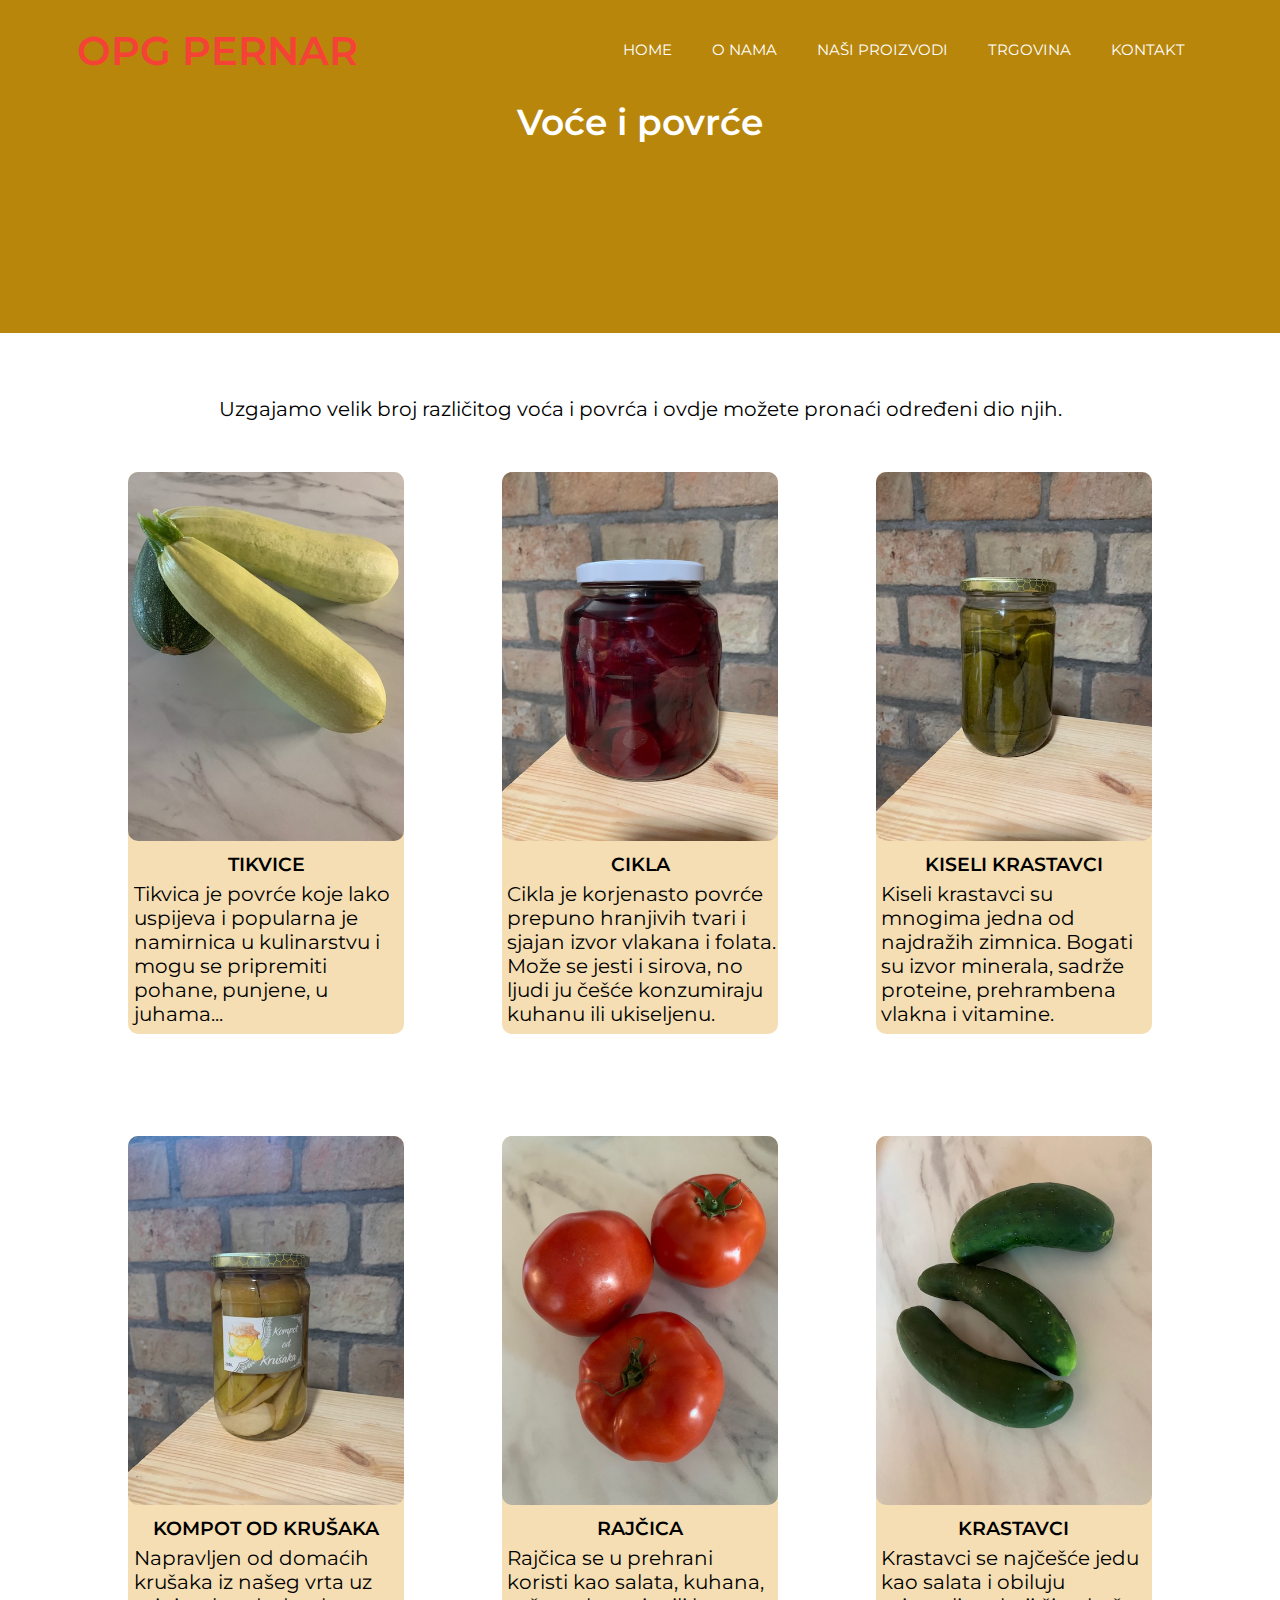
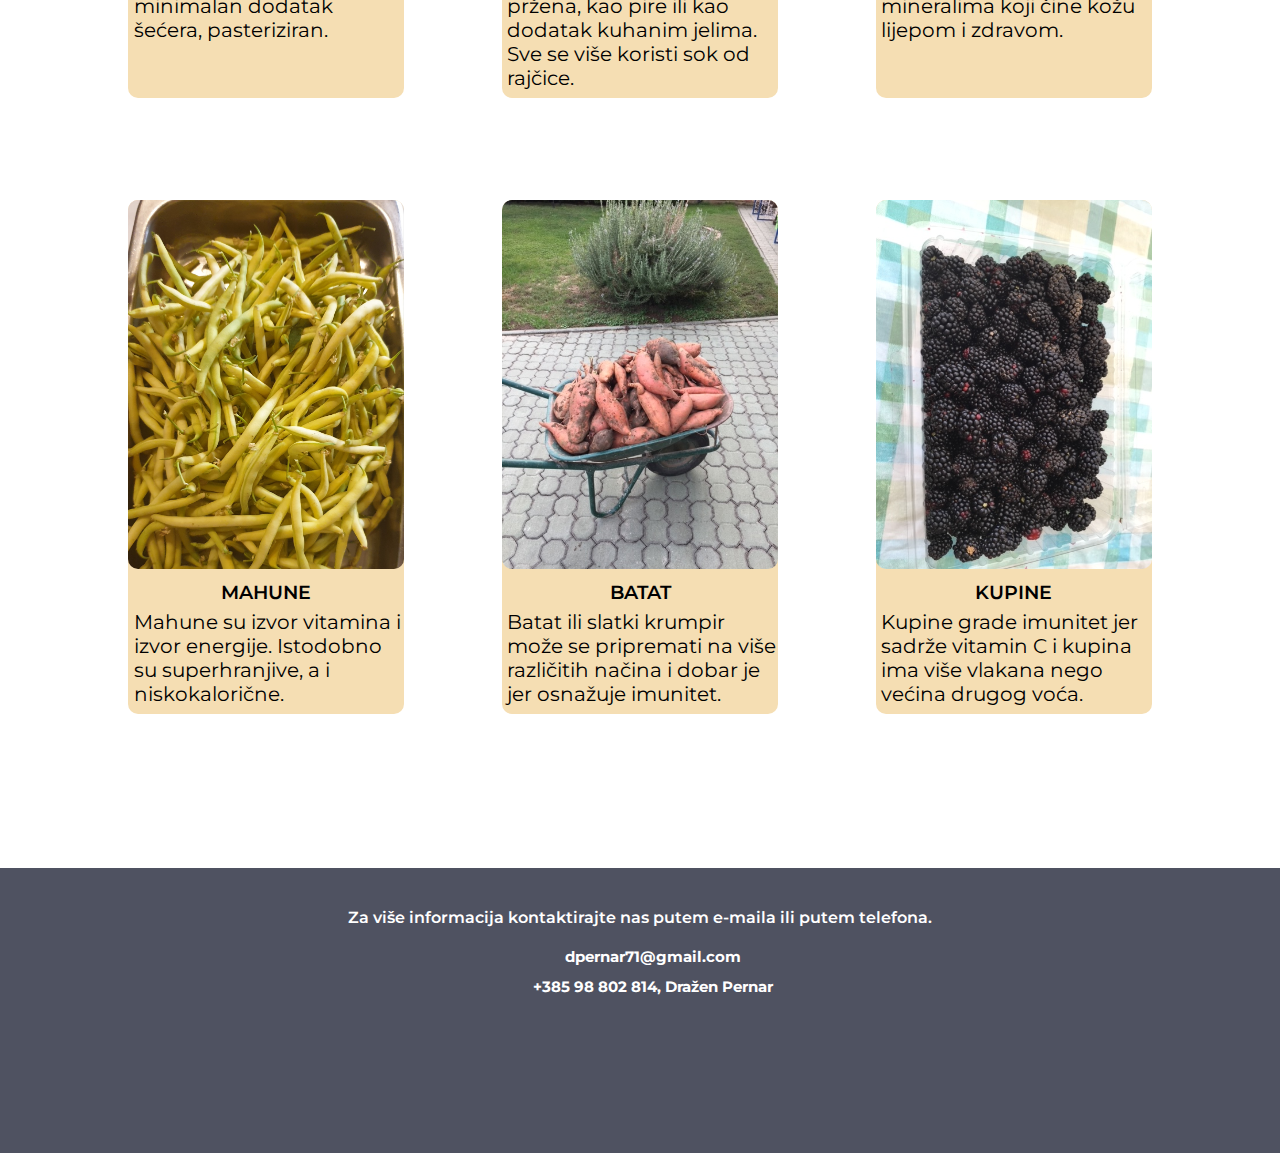
<file: prodet/voceipovrce.html>
<!DOCTYPE html>
<html>
   <head>
     <meta charset="UTF-8">
     <meta name="viewport" content="width=device-width, initial-scale=1.0">
     <title>OPG Pernar</title>
     <link rel="stylesheet" href="style.css">
     <link rel="preconnect" href="https://fonts.gstatic.com">
     <link href="https://fonts.googleapis.com/css2?family=Montserrat:wght@300&display=swap" rel="stylesheet">
     <link rel="stylesheet" href="https://use.fontawesome.com/releases/v5.7.0/css/all.css" integrity="sha384-lZN37f5QGtY3VHgisS14W3ExzMWZxybE1SJSEsQp9S+oqd12jhcu+A56Ebc1zFSJ" crossorigin="anonymous">
   </head> 
   <body>
      <section class="sub-header">
         <nav>
            <h1>OPG PERNAR</h1>
            <div class="nav-links">
               <ul>
                  <li><a href ="index.html">HOME</a></li>
                  <li><a href ="onama.html">O NAMA</a></li>
                  <li><a href="">NAŠI PROIZVODI</a>
                     <div class="sub-menu-1">
                        <ul>
                           <li><a href="pekmezi.html">PEKMEZI</a></li>
                           <li><a href="sirupi.html">SIRUPI</a></li>
                           <li><a href="rakija.html">RAKIJA I LIKERI</a></li>
                           <li><a href="voceipovrce.html">VOĆE I POVRĆE</a></li>
                        </ul>
                     </div>
                  </li>
                  <li><a href ="trgovina.html">TRGOVINA</a></li>
                  <li><a href ="kontakt.html">KONTAKT</a></li>
               </ul>

            </div>
         
         </nav>
         <h1>Voće i povrće</h1>

      </section>
      <section class="proizvodi">
         <p>Uzgajamo velik broj različitog voća i povrća i ovdje možete pronaći određeni dio njih.</p>
         <div class="row">
            <div class="columns">
               <img src="images11/tikvice.jpg">
               <h3>TIKVICE</h3>
               <p>Tikvica je povrće koje lako uspijeva i popularna je namirnica u kulinarstvu i mogu se pripremiti pohane, punjene, u juhama...</p>
            </div>
            <div class="columns">
               <img src="images11/cikla.jpg">
               <h3>CIKLA</h3>
               <p>Cikla je korjenasto povrće prepuno hranjivih tvari i sjajan izvor vlakana i folata. 
                  Može se jesti i sirova, no ljudi ju češće konzumiraju kuhanu ili ukiseljenu.</p>
            </div>
            <div class="columns">
               <img src="images11/kiseli_krastavci.jpg">
               <h3>KISELI KRASTAVCI</h3>
               <p>Kiseli krastavci su mnogima jedna od najdražih zimnica. Bogati su izvor minerala, sadrže proteine, prehrambena vlakna i vitamine. </p>
            </div>
         </div>
         <div class="row">
            <div class="columns">
               <img src="images11/kompot_od_krušaka.jpg">
               <h3>KOMPOT OD KRUŠAKA</h3>
               <p>Napravljen od domaćih krušaka iz našeg vrta uz minimalan dodatak šećera, pasteriziran.</p>
            </div>
            <div class="columns">
               <img src="images11/rajčica.jpg">
               <h3>RAJČICA</h3>
               <p>Rajčica se u prehrani koristi kao salata, kuhana, pržena, kao pire ili kao dodatak kuhanim jelima. Sve se više koristi sok od rajčice.</p>
            </div>
            <div class="columns">
               <img src="images11/krastavci.jpg">
               <h3>KRASTAVCI</h3>
               <p>Krastavci se najčešće jedu kao salata i obiluju mineralima koji čine kožu lijepom i zdravom.</p>
            </div>
         </div>
         <div class="row">
            <div class="columns">
               <img src="images11/mahune.jpg">
               <h3>MAHUNE</h3>
               <p>Mahune su izvor vitamina i izvor energije. Istodobno su superhranjive, a i niskokalorične. </p>
            </div>
            <div class="columns">
               <img src="images11/slika10.JPG">
               <h3>BATAT</h3>
               <p>Batat ili slatki krumpir može se pripremati na više različitih načina i dobar je jer osnažuje imunitet.</p>
            </div>
            <div class="columns">
               <img src="images11/kupine.JPG">
               <h3>KUPINE</h3>
               <p>Kupine grade imunitet jer sadrže vitamin C i kupina ima više vlakana nego većina drugog voća.</p>
            </div>
            
         </div>

      </section>
      <footer class="footer">
         <div class="contact-row">
         <h4>Za više informacija kontaktirajte nas putem e-maila ili putem telefona. </h4>
         <div>
            <i class="fa fa-envelope"></i>
               <h5>dpernar71@gmail.com</h5>
         </div>
         <div>
            <i class="fa fa-phone"></i>
            <h5>+385 98 802 814, Dražen Pernar</h5> 
         </div>
      </div>
      </footer>
   </body>
</html>
</file>
<file: prodet/style.css>
*{
    margin: 0;
    padding: 0;
    font-family: 'Montserrat', sans-serif;
}
.header{
    min-height: 80vh;
    width:100%;
    background-image: 
    linear-gradient(rgba(4,9,30,0.7),rgba(4,9,30,0.7)),url(images11/pocetna.jpg);
    background-position: center;
    background-size: cover;
    position: relative;
}
nav{
    display: flex;
    padding: 2% 6%;
    justify-content: space-between;
    align-items: center;
}
nav h1{
    font-size: 40px;
    color:#f54236;
}
.nav-links{
    flex:1;
    text-align: right;
}
.nav-links ul li{
    list-style: none;
    display: inline-block;
    padding:8px 18px;
    position: relative;
}
.nav-links ul li a{
    color:#fff;
    text-decoration: none;
    font-size: 15px;
}
.nav-links ul li::after{
    content:'';
    width:0%;
    height: 2px;
    background:#f54236;
    display: block;
    margin:auto;
    transition: 0.5s;
}
.nav-links ul li:hover::after{
    width: 100%;
}
.sub-menu-1{
    display: none;
}
.nav-links ul li:hover .sub-menu-1{
    display: block;
    position:absolute;
    margin-top: 15px;
    margin-left: -15px;
}
.nav-links ul li:hover .sub-menu-1 ul{
    display:block;
    margin:10px;
    text-align: left;
}
.nav-links ul li:hover .sub-menu-1 ul li{
    width:auto;
    padding: 10px;
    background: transparent;
    border-radius: 0;
}
.naslov{
    margin-top:3%;
    text-align: center;
    font-size: 25px;
    color: black;
}
.proizvodi{
    width:80%;
    margin: auto;
    text-align: center;
    padding-top: 5%;
}
h1{
    font-size: 36px;
    font-weight: 600;
}
.row{
    margin-top: 5%;
    display: flex;
    justify-content: space-between;
}
.proizvodi p{
    text-align: center;
    font-size: 20px;
    color: black;
}
.columns{
    flex-basis: 27%;
    border-radius: 10px;
    margin-bottom: 5%;
    background-color:wheat;
    transition: 0.3s all;
}
.columns a{
    text-decoration: none;
}
.columns:hover{
    box-shadow: 0px 0px 16px 8px rgba(0,0,0,0.2);
    z-index: 1;
    transform: scale(1.05);
}
.columns img{
    width:100%;
    border-radius: 10px;
}
.columns h3{
    text-align: center;
    margin-top: 3%;
    margin-bottom: 2%;
    font-weight: 600;
}
.columns p{
    margin-bottom: 3%;
    text-align: left;
    margin-left: 2%;
}
.galerija{
    width:80%;
    margin: auto;
    text-align: center;
    padding-top: 60px;
}
.galerija p{
    margin-top: 10px;
    text-align: center;
    font-size: 20px;
    color: black;
}
.row2{
    margin-top: 5%;
    display: flex;
}
.col2{
    flex-basis: 27%;
}
.col2 img{
    height: 90%;
    width: 90%;
    border-radius: 10px;
    transition: 0.3s all;
}
.col2:hover{
    transform: scale(1.1);
}
/* o nama */
.sub-header{
    height: 37vh;
    width:100%;
    background-color:darkgoldenrod;
    text-align: center;
    color: #fff;
}


/* kontakt */
.location{
    width: 60%;
    margin:auto;
    padding: 80px 0;
}
.location p{
    text-align: center;
    font-size: 20px;
    color: black;
}
.location iframe{
    width: 100%;
    margin-top: 50px;
}
.contact-us{
    width:80%;
    margin: auto;
    margin-bottom: 5%;
}
.contact-col{
    flex-basis: 48%;
    margin-bottom: 30px;
}
.contact-col div{
    display: flex;
    align-items: center;
    margin-bottom: 40px;
}
.contact-col div .fa{
    font-size: 28px;
    margin: 10px;
    margin-right: 30px;
}
.contact-col div p{
    padding: 0;
}
.contact-col div h5{
    font-size: 20px;
    margin-bottom: 5px;
    color:#000;
    font-weight: 400;
}
.send-form input, .send-form textarea{
    width:90%;
    padding: 10px;
    margin:15px 0;
    box-sizing: border-box;
    border: 1px solid #bbb;
    outline: none;
}
.send-btn{
    display: inline-block;/**/
    color: #000;
    border: 1px solid #bbb ;
    padding:12px 34px;
    font-size: 13px;
    background: transparent;
    position: relative;
    cursor: pointer;
    margin-bottom: 20px;
}
.send-btn:hover{
    border:1px solid darkgoldenrod;
    background: darkgoldenrod;
    transition: 1s;
}
/* kupovina */
.trgovina{
     width:80%;
     margin: auto;
     text-align: center;
     padding-top: 100px;
}
.trgovina p{
    text-align: center;
    font-size: 20px;
    color: black;
}
.box{
    flex-basis: 27%;
    box-shadow: 0px 0px 10px 1px rgba(0,0,0,0.2);
    border-radius: 10px;
    text-align: left;
    padding:10px;
    background-color: #fff;
    transition: 0.3s all;
}
.box img{
    width: 100%;
    border-radius: 10px;
}
.box:hover{
    z-index: 1;
    transform: scale(1.05);
    background-color:wheat;
}
.box p{
    margin-top: 10px;
    margin-bottom: 5px;
    font-size: 20px;
    font-weight: 500;
    color:red;
}
.box h4{
    margin-top: 10px;
    margin-bottom: 5px;
    font-size: 20px;
    color:red;
}
/* footer */
.footer{
    margin-top: 8%;
    width: 100%;
    height: 25vh;
    padding: 30px 0px;
    text-align: center;
    background-color:rgba(4,9,30,0.7);
}
.footer h4{
    color: white;
    margin-top: 10px;
    margin-bottom: 20px;
    font-weight: 600;
}
.contact-row{
    flex-basis: 90%;/**/
    margin-bottom: 20px;
}
.contact-row div{
    display: flex;
    justify-content: center;
    align-items: center;
    margin-bottom: 10px;
}
.contact-row div .fa{
    color: white;
    font-size: 20px;
    margin: 10px;
    margin-right: 15px;
}
.contact-row div h5{
    color: white;
    font-size: 15px;
}

/* o nama */
.opis{
    width:60%;
    margin: auto;
    text-align: center;
    padding-top: 100px;
}
.opis p{
    text-align: left;
    font-size: 22px;
    color: black;
}
</file>
